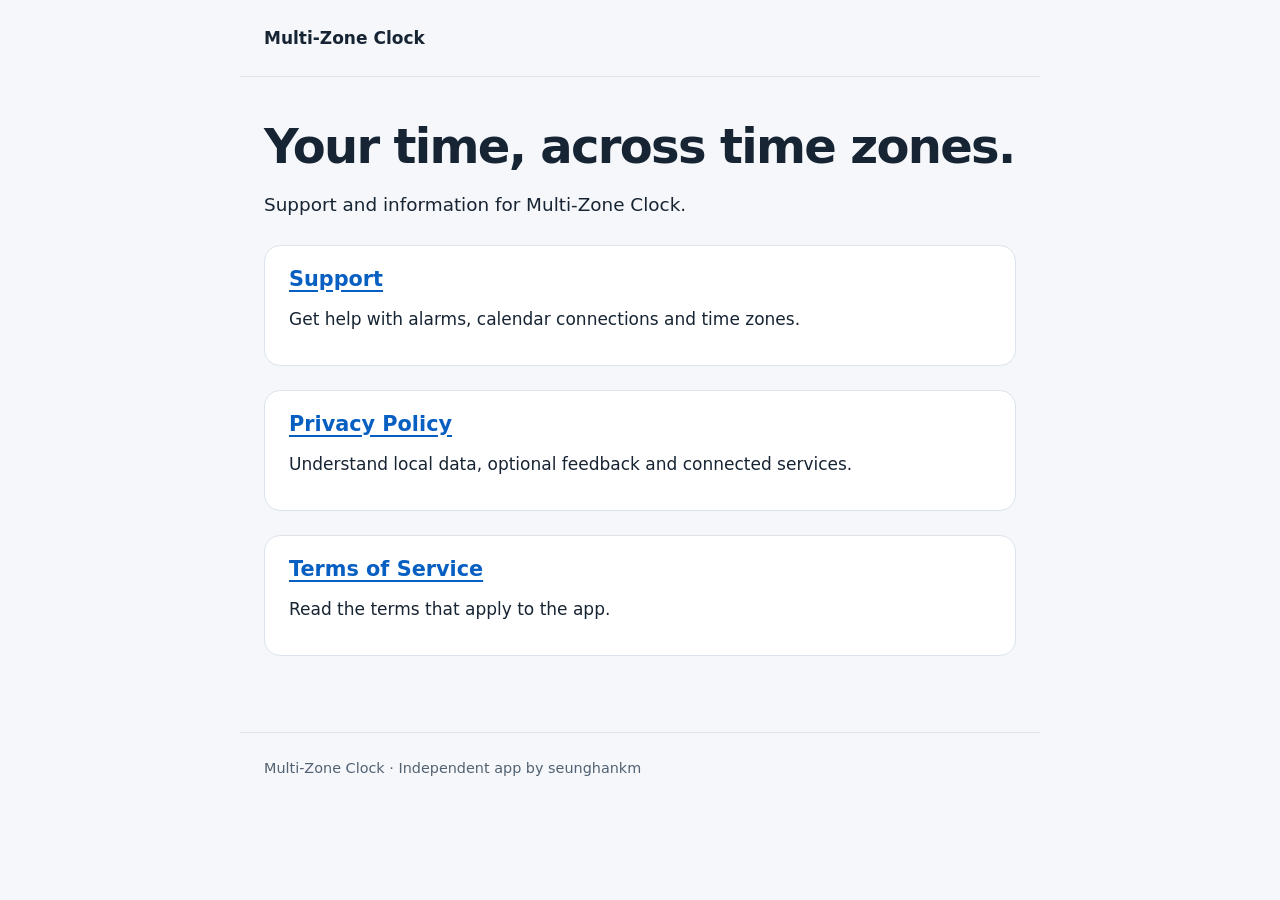
<file: index.html>
<!doctype html>
<html lang="en"><head><meta charset="utf-8"><meta name="viewport" content="width=device-width,initial-scale=1"><title>Multi-Zone Clock · Support and Privacy</title><meta name="description" content="Support, privacy and terms for Multi-Zone Clock."><link rel="stylesheet" href="styles.css"></head><body><header><a class="brand" href="./">Multi-Zone Clock</a></header><main><h1>Your time, across time zones.</h1><p class="lead">Support and information for Multi-Zone Clock.</p><div class="card"><h2><a href="support/">Support</a></h2><p>Get help with alarms, calendar connections and time zones.</p></div><div class="card"><h2><a href="privacy/">Privacy Policy</a></h2><p>Understand local data, optional feedback and connected services.</p></div><div class="card"><h2><a href="terms/">Terms of Service</a></h2><p>Read the terms that apply to the app.</p></div></main><footer>Multi-Zone Clock · Independent app by seunghankm</footer></body></html>
</file>
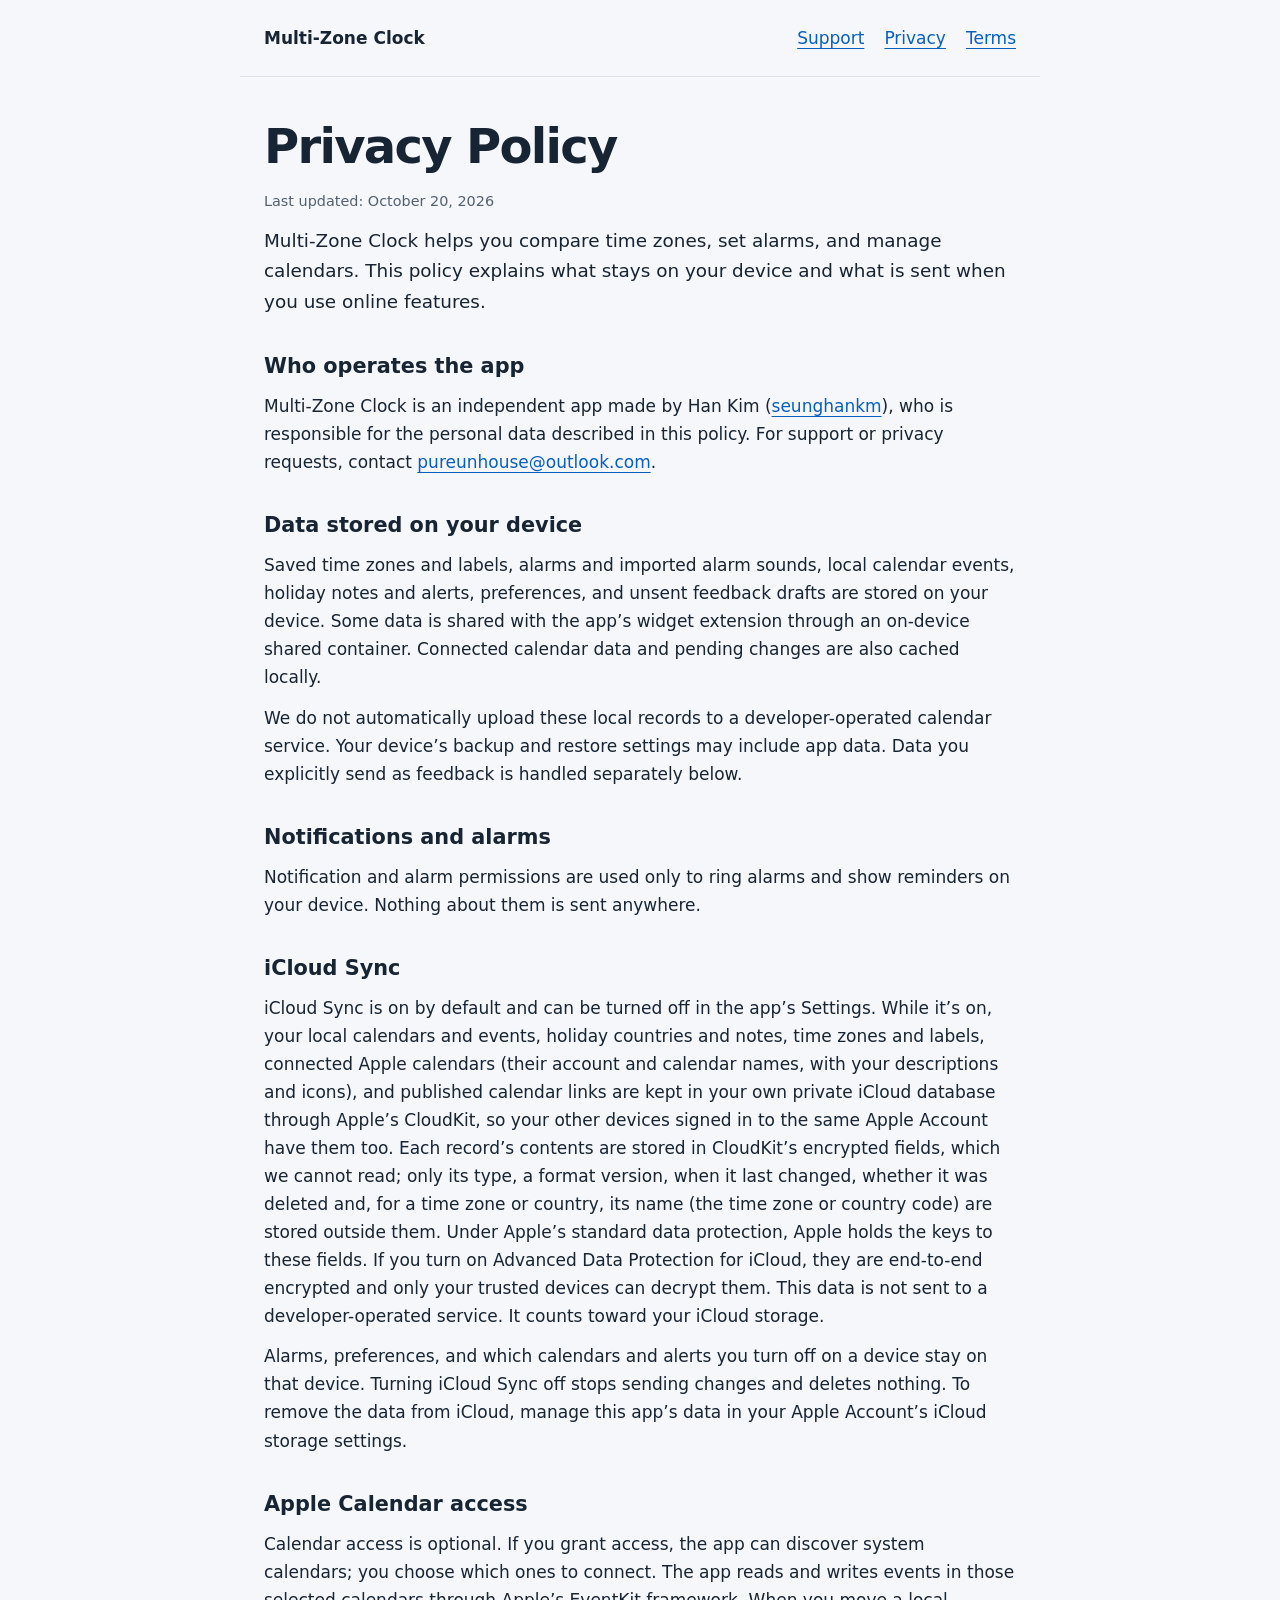
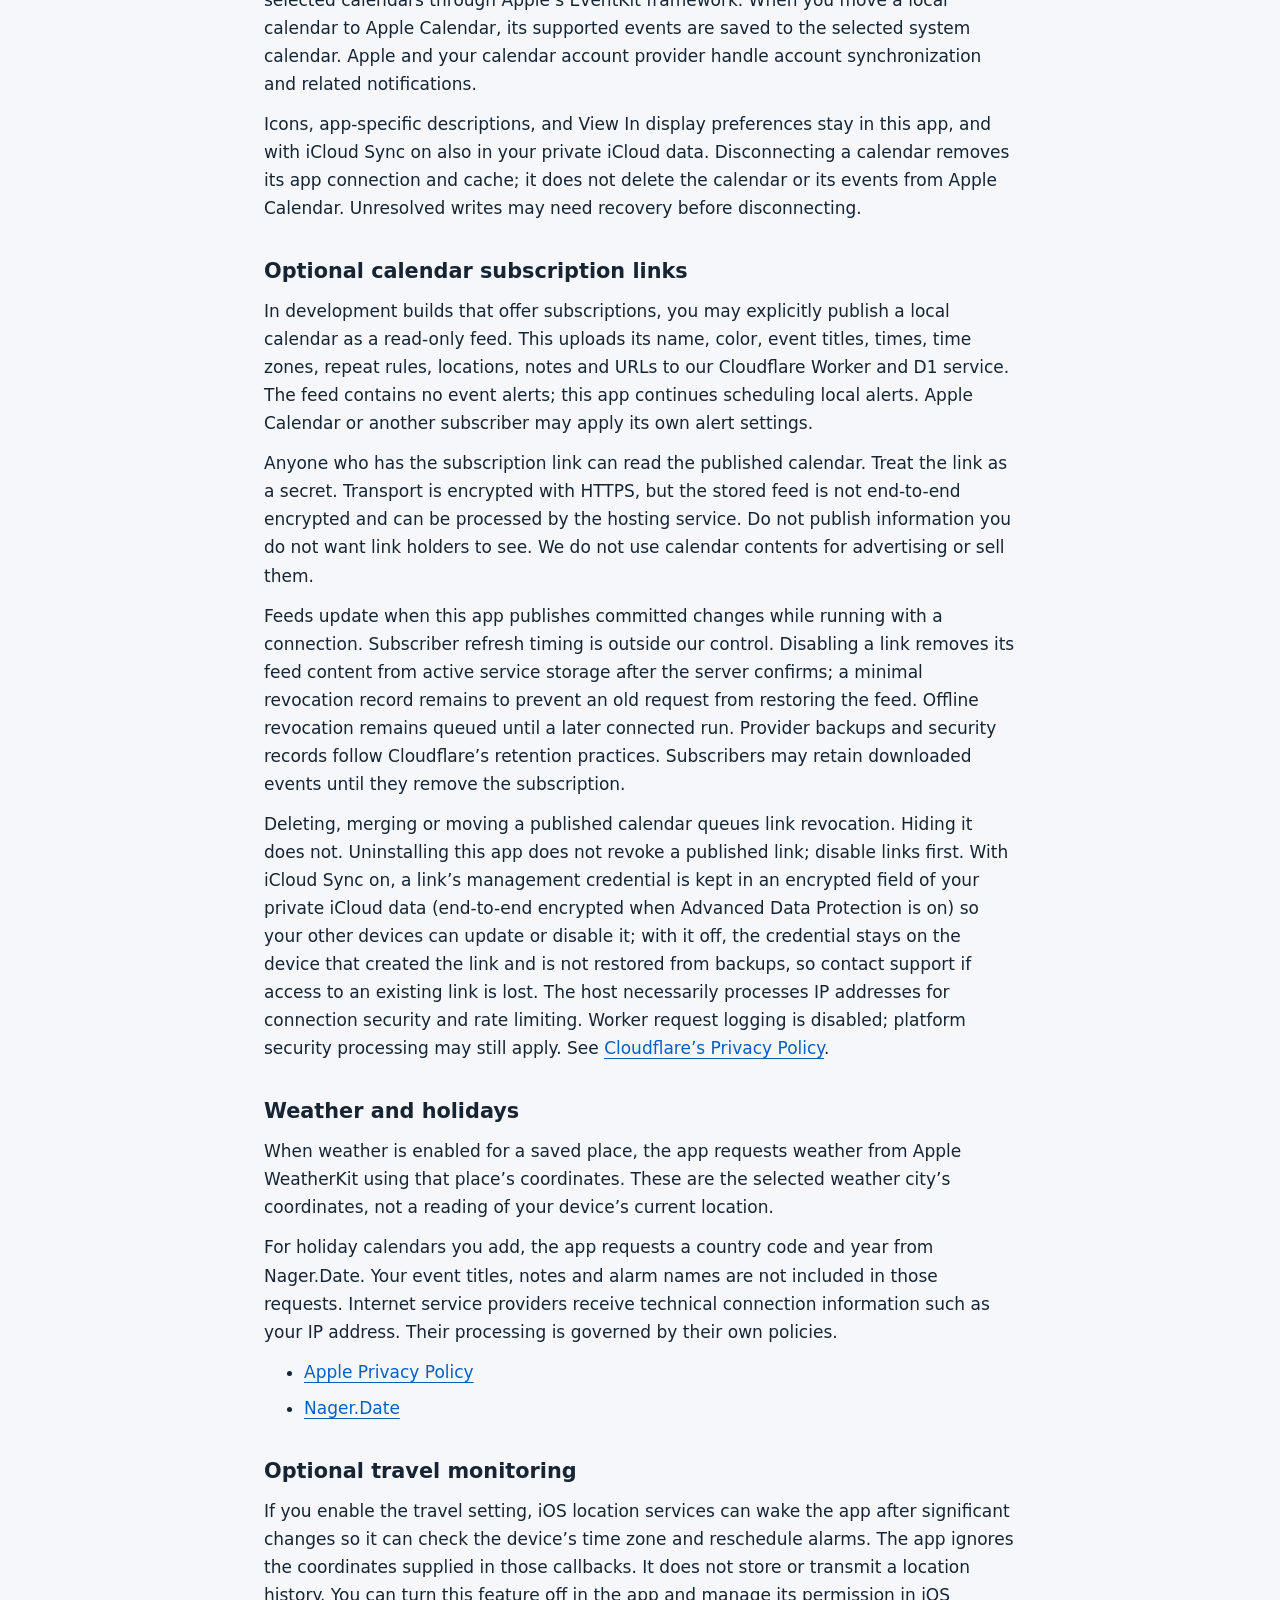
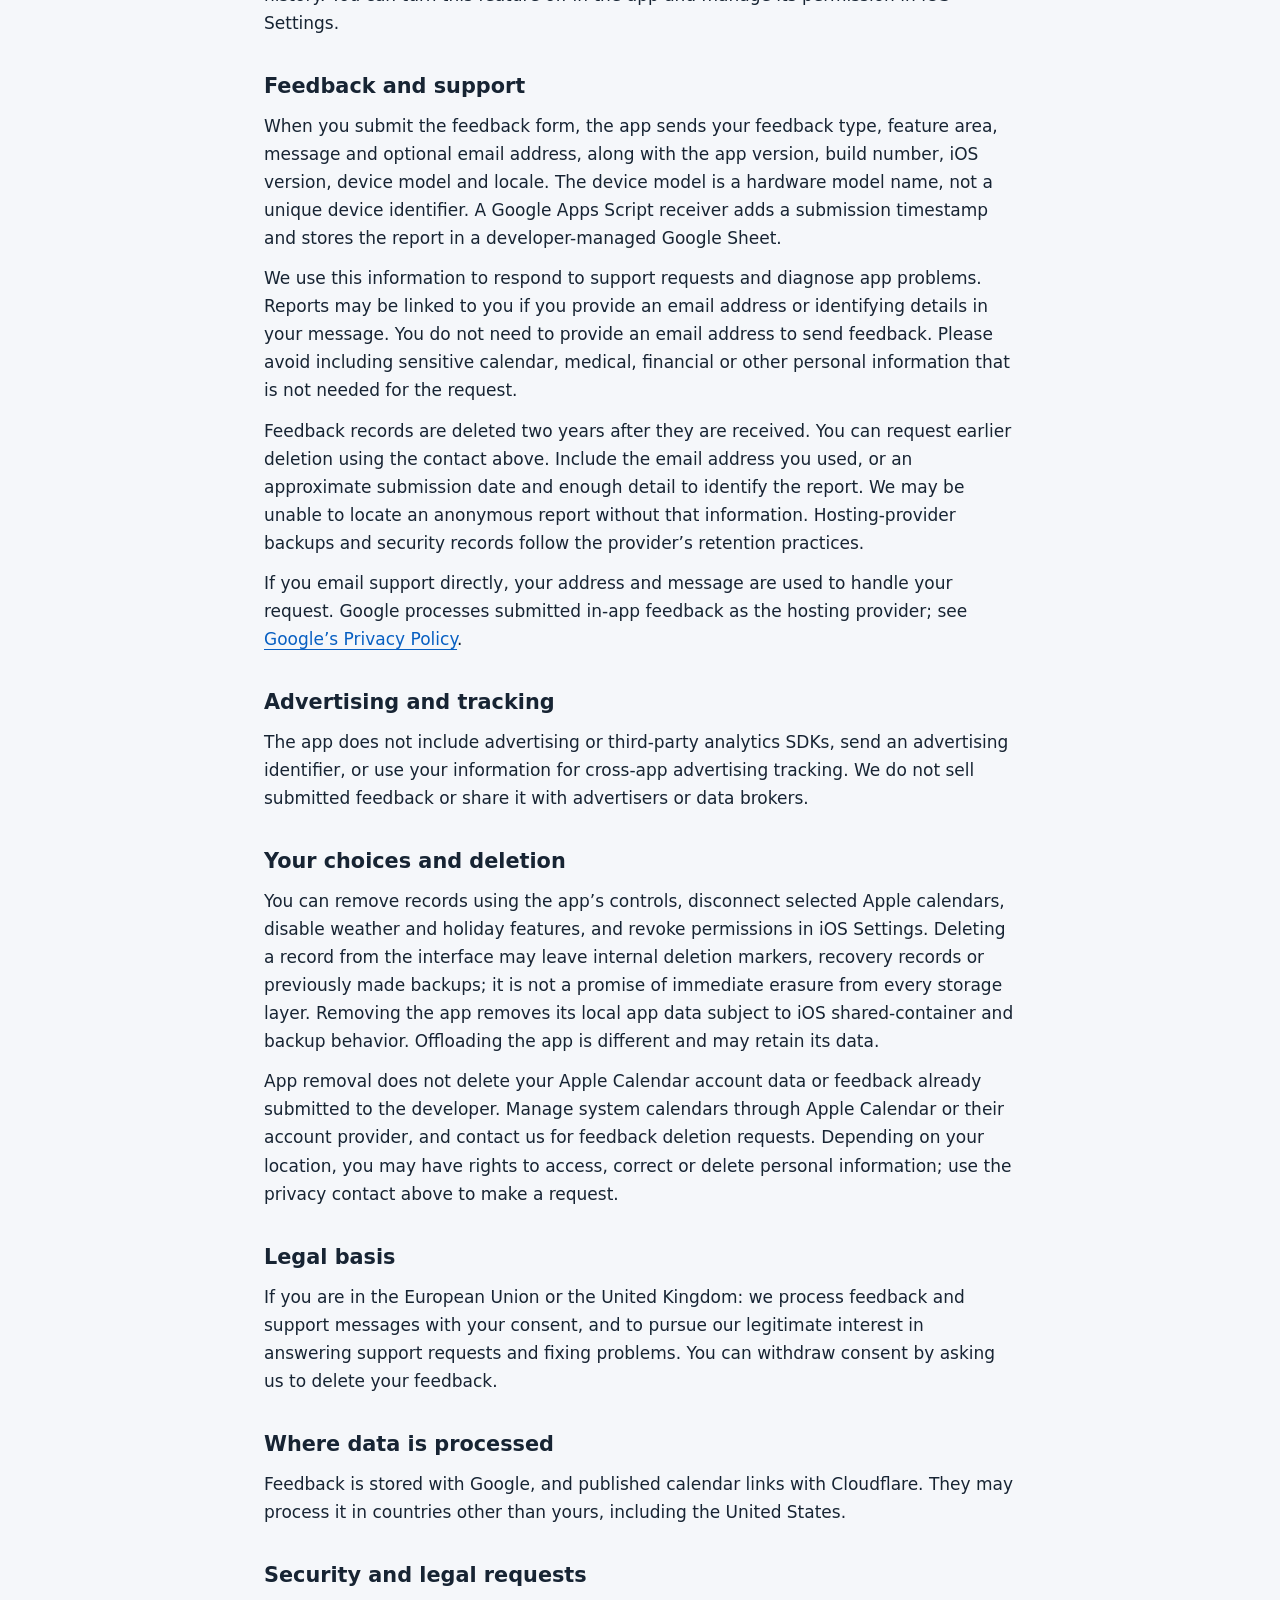
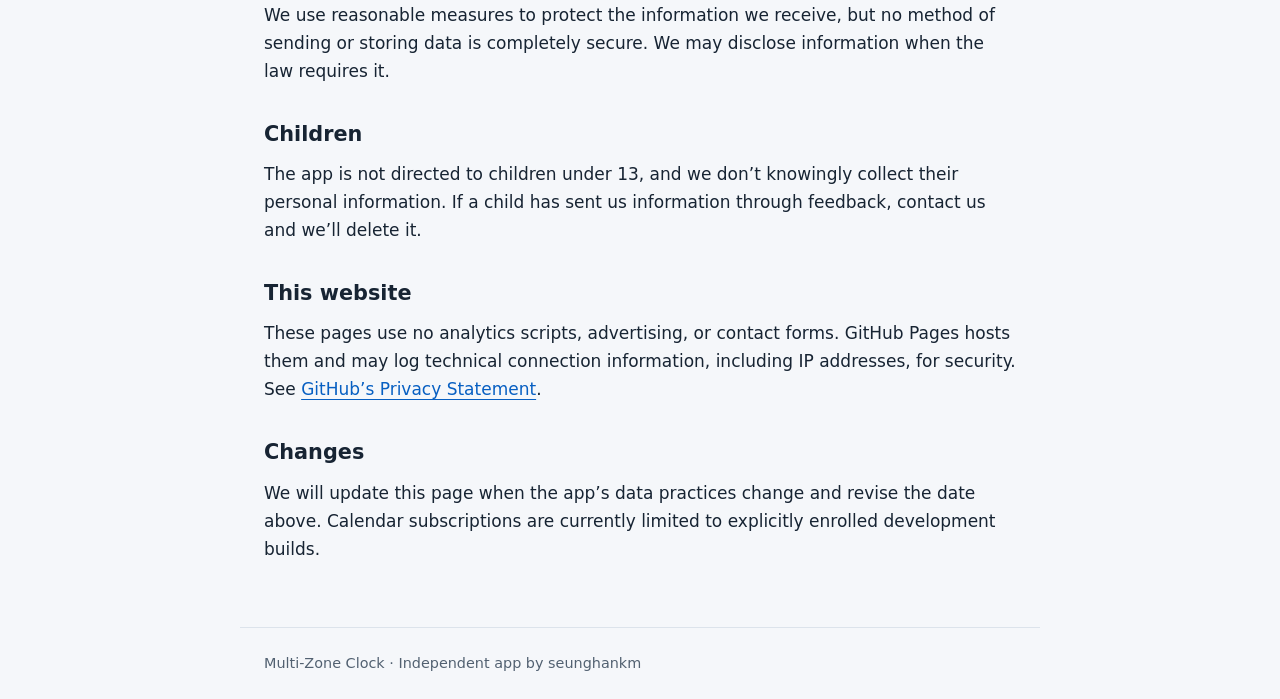
<file: privacy/index.html>
<!doctype html>
<html lang="en"><head><meta charset="utf-8"><meta name="viewport" content="width=device-width,initial-scale=1"><meta name="description" content="Privacy Policy for Multi-Zone Clock."><title>Privacy Policy · Multi-Zone Clock</title><link rel="stylesheet" href="../styles.css"></head>
<body><header><a class="brand" href="../">Multi-Zone Clock</a><nav aria-label="Main"><a href="../support/">Support</a><a href="../privacy/">Privacy</a><a href="../terms/">Terms</a></nav></header><main><h1>Privacy Policy</h1><p class="meta">Last updated: October 20, 2026</p>
<p class="lead">Multi-Zone Clock helps you compare time zones, set alarms, and manage calendars. This policy explains what stays on your device and what is sent when you use online features.</p>
<h2>Who operates the app</h2>
<p>Multi-Zone Clock is an independent app made by Han Kim (<a href="https://github.com/seunghankm">seunghankm</a>), who is responsible for the personal data described in this policy. For support or privacy requests, contact <a href="mailto:pureunhouse@outlook.com">pureunhouse@outlook.com</a>.</p>
<h2>Data stored on your device</h2>
<p>Saved time zones and labels, alarms and imported alarm sounds, local calendar events, holiday notes and alerts, preferences, and unsent feedback drafts are stored on your device. Some data is shared with the app’s widget extension through an on-device shared container. Connected calendar data and pending changes are also cached locally.</p>
<p>We do not automatically upload these local records to a developer-operated calendar service. Your device’s backup and restore settings may include app data. Data you explicitly send as feedback is handled separately below.</p>
<h2>Notifications and alarms</h2>
<p>Notification and alarm permissions are used only to ring alarms and show reminders on your device. Nothing about them is sent anywhere.</p>
<h2>iCloud Sync</h2>
<p>iCloud Sync is on by default and can be turned off in the app’s Settings. While it’s on, your local calendars and events, holiday countries and notes, time zones and labels, connected Apple calendars (their account and calendar names, with your descriptions and icons), and published calendar links are kept in your own private iCloud database through Apple’s CloudKit, so your other devices signed in to the same Apple Account have them too. Each record’s contents are stored in CloudKit’s encrypted fields, which we cannot read; only its type, a format version, when it last changed, whether it was deleted and, for a time zone or country, its name (the time zone or country code) are stored outside them. Under Apple’s standard data protection, Apple holds the keys to these fields. If you turn on Advanced Data Protection for iCloud, they are end-to-end encrypted and only your trusted devices can decrypt them. This data is not sent to a developer-operated service. It counts toward your iCloud storage.</p>
<p>Alarms, preferences, and which calendars and alerts you turn off on a device stay on that device. Turning iCloud Sync off stops sending changes and deletes nothing. To remove the data from iCloud, manage this app’s data in your Apple Account’s iCloud storage settings.</p>
<h2>Apple Calendar access</h2>
<p>Calendar access is optional. If you grant access, the app can discover system calendars; you choose which ones to connect. The app reads and writes events in those selected calendars through Apple’s EventKit framework. When you move a local calendar to Apple Calendar, its supported events are saved to the selected system calendar. Apple and your calendar account provider handle account synchronization and related notifications.</p>
<p>Icons, app-specific descriptions, and View In display preferences stay in this app, and with iCloud Sync on also in your private iCloud data. Disconnecting a calendar removes its app connection and cache; it does not delete the calendar or its events from Apple Calendar. Unresolved writes may need recovery before disconnecting.</p>
<h2>Optional calendar subscription links</h2>
<p>In development builds that offer subscriptions, you may explicitly publish a local calendar as a read-only feed. This uploads its name, color, event titles, times, time zones, repeat rules, locations, notes and URLs to our Cloudflare Worker and D1 service. The feed contains no event alerts; this app continues scheduling local alerts. Apple Calendar or another subscriber may apply its own alert settings.</p>
<p>Anyone who has the subscription link can read the published calendar. Treat the link as a secret. Transport is encrypted with HTTPS, but the stored feed is not end-to-end encrypted and can be processed by the hosting service. Do not publish information you do not want link holders to see. We do not use calendar contents for advertising or sell them.</p>
<p>Feeds update when this app publishes committed changes while running with a connection. Subscriber refresh timing is outside our control. Disabling a link removes its feed content from active service storage after the server confirms; a minimal revocation record remains to prevent an old request from restoring the feed. Offline revocation remains queued until a later connected run. Provider backups and security records follow Cloudflare’s retention practices. Subscribers may retain downloaded events until they remove the subscription.</p>
<p>Deleting, merging or moving a published calendar queues link revocation. Hiding it does not. Uninstalling this app does not revoke a published link; disable links first. With iCloud Sync on, a link’s management credential is kept in an encrypted field of your private iCloud data (end-to-end encrypted when Advanced Data Protection is on) so your other devices can update or disable it; with it off, the credential stays on the device that created the link and is not restored from backups, so contact support if access to an existing link is lost. The host necessarily processes IP addresses for connection security and rate limiting. Worker request logging is disabled; platform security processing may still apply. See <a href="https://www.cloudflare.com/privacypolicy/">Cloudflare’s Privacy Policy</a>.</p>
<h2>Weather and holidays</h2>
<p>When weather is enabled for a saved place, the app requests weather from Apple WeatherKit using that place’s coordinates. These are the selected weather city’s coordinates, not a reading of your device’s current location.</p>
<p>For holiday calendars you add, the app requests a country code and year from Nager.Date. Your event titles, notes and alarm names are not included in those requests. Internet service providers receive technical connection information such as your IP address. Their processing is governed by their own policies.</p>
<ul><li><a href="https://www.apple.com/legal/privacy/">Apple Privacy Policy</a></li><li><a href="https://date.nager.at/">Nager.Date</a></li></ul>
<h2>Optional travel monitoring</h2>
<p>If you enable the travel setting, iOS location services can wake the app after significant changes so it can check the device’s time zone and reschedule alarms. The app ignores the coordinates supplied in those callbacks. It does not store or transmit a location history. You can turn this feature off in the app and manage its permission in iOS Settings.</p>
<h2>Feedback and support</h2>
<p>When you submit the feedback form, the app sends your feedback type, feature area, message and optional email address, along with the app version, build number, iOS version, device model and locale. The device model is a hardware model name, not a unique device identifier. A Google Apps Script receiver adds a submission timestamp and stores the report in a developer-managed Google Sheet.</p>
<p>We use this information to respond to support requests and diagnose app problems. Reports may be linked to you if you provide an email address or identifying details in your message. You do not need to provide an email address to send feedback. Please avoid including sensitive calendar, medical, financial or other personal information that is not needed for the request.</p>
<p>Feedback records are deleted two years after they are received. You can request earlier deletion using the contact above. Include the email address you used, or an approximate submission date and enough detail to identify the report. We may be unable to locate an anonymous report without that information. Hosting-provider backups and security records follow the provider’s retention practices.</p>
<p>If you email support directly, your address and message are used to handle your request. Google processes submitted in-app feedback as the hosting provider; see <a href="https://policies.google.com/privacy">Google’s Privacy Policy</a>.</p>
<h2>Advertising and tracking</h2>
<p>The app does not include advertising or third-party analytics SDKs, send an advertising identifier, or use your information for cross-app advertising tracking. We do not sell submitted feedback or share it with advertisers or data brokers.</p>
<h2>Your choices and deletion</h2>
<p>You can remove records using the app’s controls, disconnect selected Apple calendars, disable weather and holiday features, and revoke permissions in iOS Settings. Deleting a record from the interface may leave internal deletion markers, recovery records or previously made backups; it is not a promise of immediate erasure from every storage layer. Removing the app removes its local app data subject to iOS shared-container and backup behavior. Offloading the app is different and may retain its data.</p>
<p>App removal does not delete your Apple Calendar account data or feedback already submitted to the developer. Manage system calendars through Apple Calendar or their account provider, and contact us for feedback deletion requests. Depending on your location, you may have rights to access, correct or delete personal information; use the privacy contact above to make a request.</p>
<h2>Legal basis</h2>
<p>If you are in the European Union or the United Kingdom: we process feedback and support messages with your consent, and to pursue our legitimate interest in answering support requests and fixing problems. You can withdraw consent by asking us to delete your feedback.</p>
<h2>Where data is processed</h2>
<p>Feedback is stored with Google, and published calendar links with Cloudflare. They may process it in countries other than yours, including the United States.</p>
<h2>Security and legal requests</h2>
<p>We use reasonable measures to protect the information we receive, but no method of sending or storing data is completely secure. We may disclose information when the law requires it.</p>
<h2>Children</h2>
<p>The app is not directed to children under 13, and we don’t knowingly collect their personal information. If a child has sent us information through feedback, contact us and we’ll delete it.</p>
<h2>This website</h2>
<p>These pages use no analytics scripts, advertising, or contact forms. GitHub Pages hosts them and may log technical connection information, including IP addresses, for security. See <a href="https://docs.github.com/en/site-policy/privacy-policies/github-general-privacy-statement">GitHub’s Privacy Statement</a>.</p>
<h2>Changes</h2>
<p>We will update this page when the app’s data practices change and revise the date above. Calendar subscriptions are currently limited to explicitly enrolled development builds.</p></main><footer>Multi-Zone Clock · Independent app by seunghankm</footer></body></html>
</file>
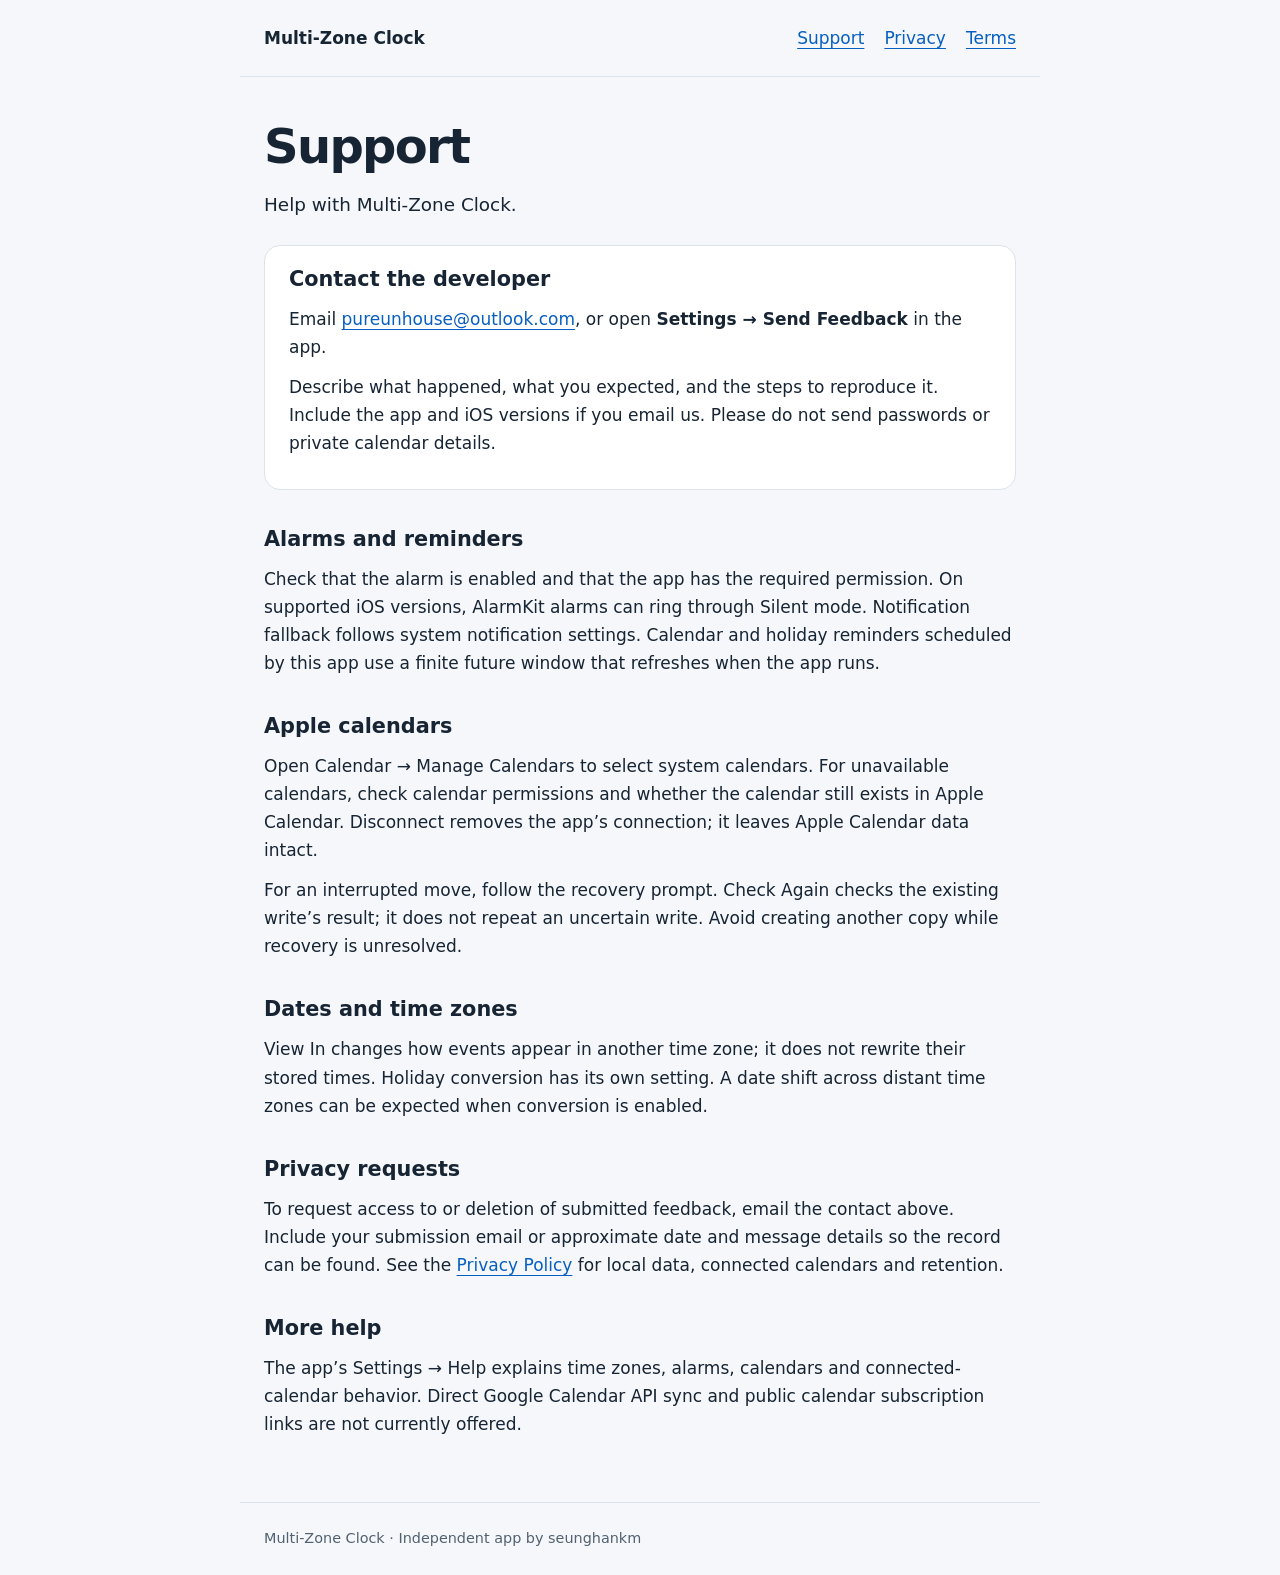
<file: support/index.html>
<!doctype html>
<html lang="en"><head><meta charset="utf-8"><meta name="viewport" content="width=device-width,initial-scale=1"><meta name="description" content="Support for Multi-Zone Clock."><title>Support · Multi-Zone Clock</title><link rel="stylesheet" href="../styles.css"></head>
<body><header><a class="brand" href="../">Multi-Zone Clock</a><nav aria-label="Main"><a href="../support/">Support</a><a href="../privacy/">Privacy</a><a href="../terms/">Terms</a></nav></header><main><h1>Support</h1><p class="lead">Help with Multi-Zone Clock.</p>
<div class="card"><h2>Contact the developer</h2><p>Email <a href="mailto:pureunhouse@outlook.com">pureunhouse@outlook.com</a>, or open <strong>Settings → Send Feedback</strong> in the app.</p><p>Describe what happened, what you expected, and the steps to reproduce it. Include the app and iOS versions if you email us. Please do not send passwords or private calendar details.</p></div>
<h2>Alarms and reminders</h2><p>Check that the alarm is enabled and that the app has the required permission. On supported iOS versions, AlarmKit alarms can ring through Silent mode. Notification fallback follows system notification settings. Calendar and holiday reminders scheduled by this app use a finite future window that refreshes when the app runs.</p>
<h2>Apple calendars</h2><p>Open Calendar → Manage Calendars to select system calendars. For unavailable calendars, check calendar permissions and whether the calendar still exists in Apple Calendar. Disconnect removes the app’s connection; it leaves Apple Calendar data intact.</p><p>For an interrupted move, follow the recovery prompt. Check Again checks the existing write’s result; it does not repeat an uncertain write. Avoid creating another copy while recovery is unresolved.</p>
<h2>Dates and time zones</h2><p>View In changes how events appear in another time zone; it does not rewrite their stored times. Holiday conversion has its own setting. A date shift across distant time zones can be expected when conversion is enabled.</p>
<h2>Privacy requests</h2><p>To request access to or deletion of submitted feedback, email the contact above. Include your submission email or approximate date and message details so the record can be found. See the <a href="../privacy/">Privacy Policy</a> for local data, connected calendars and retention.</p>
<h2>More help</h2><p>The app’s Settings → Help explains time zones, alarms, calendars and connected-calendar behavior. Direct Google Calendar API sync and public calendar subscription links are not currently offered.</p></main><footer>Multi-Zone Clock · Independent app by seunghankm</footer></body></html>
</file>
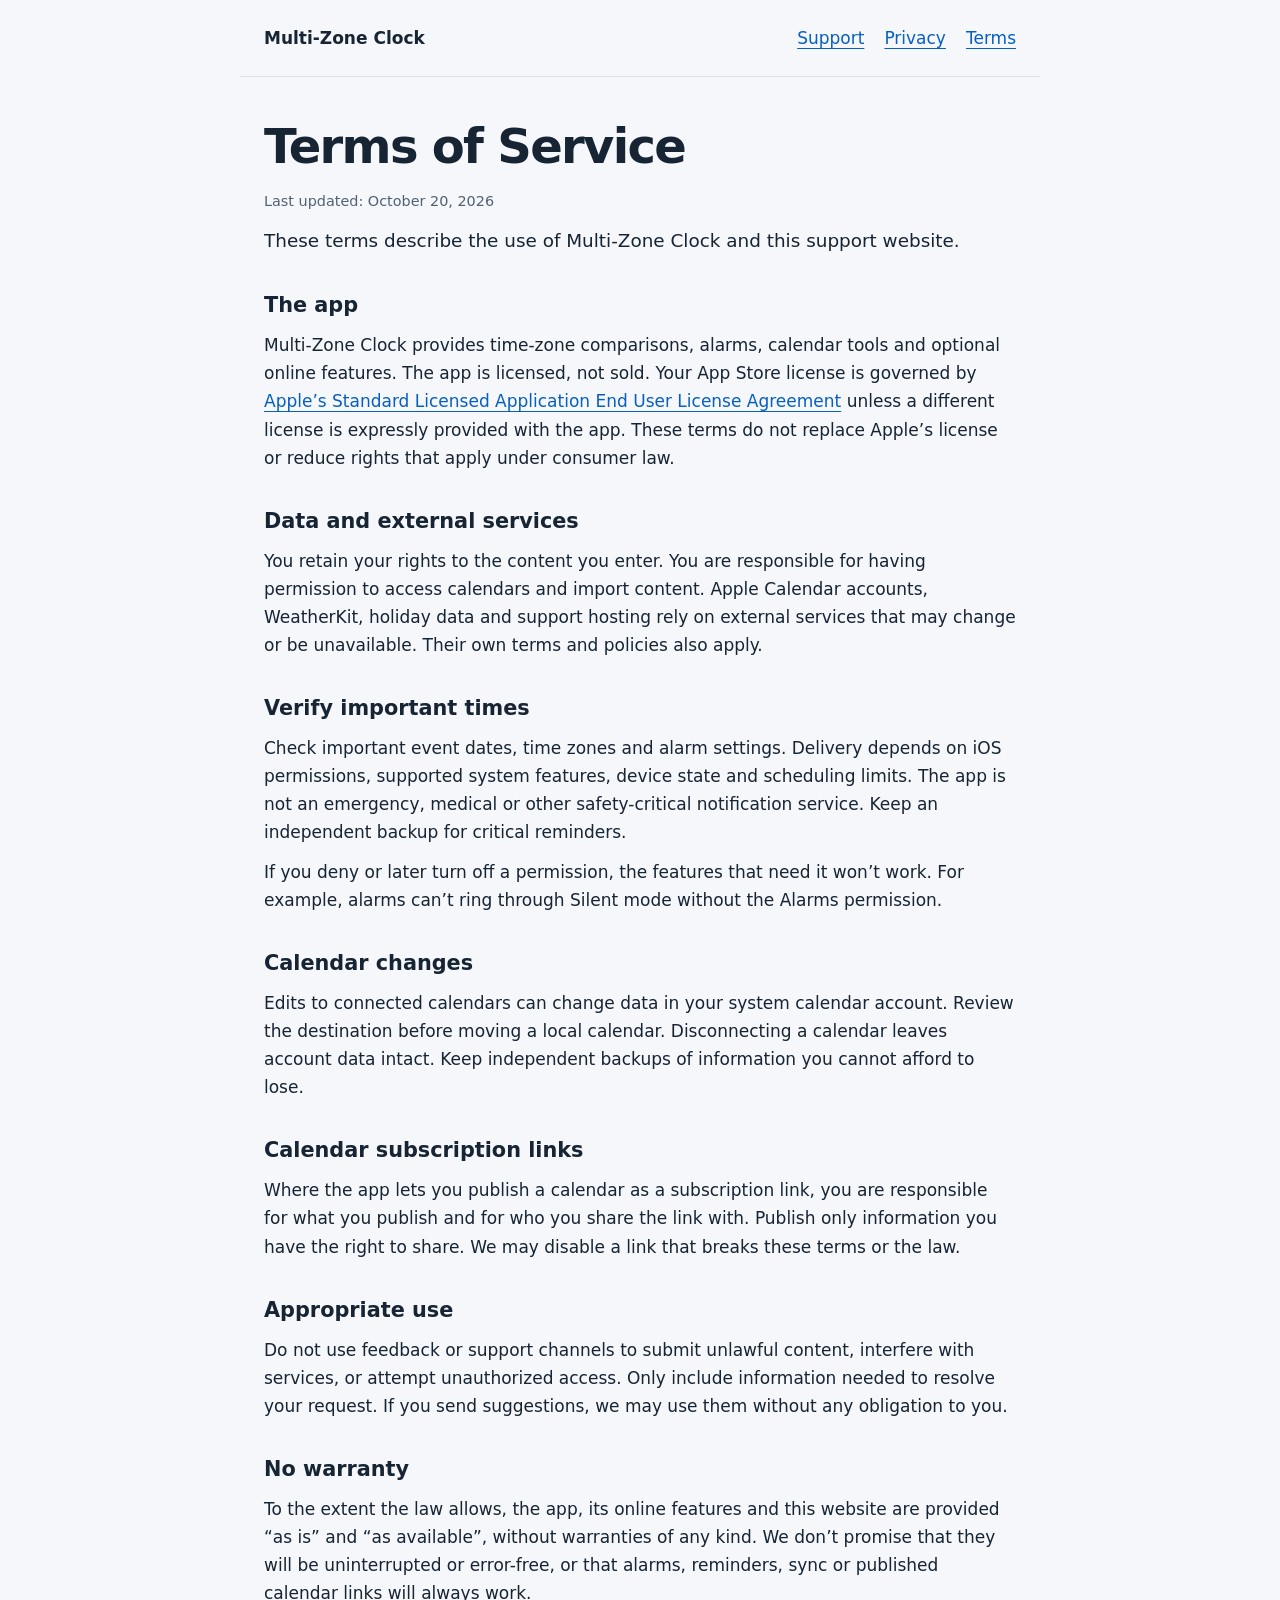
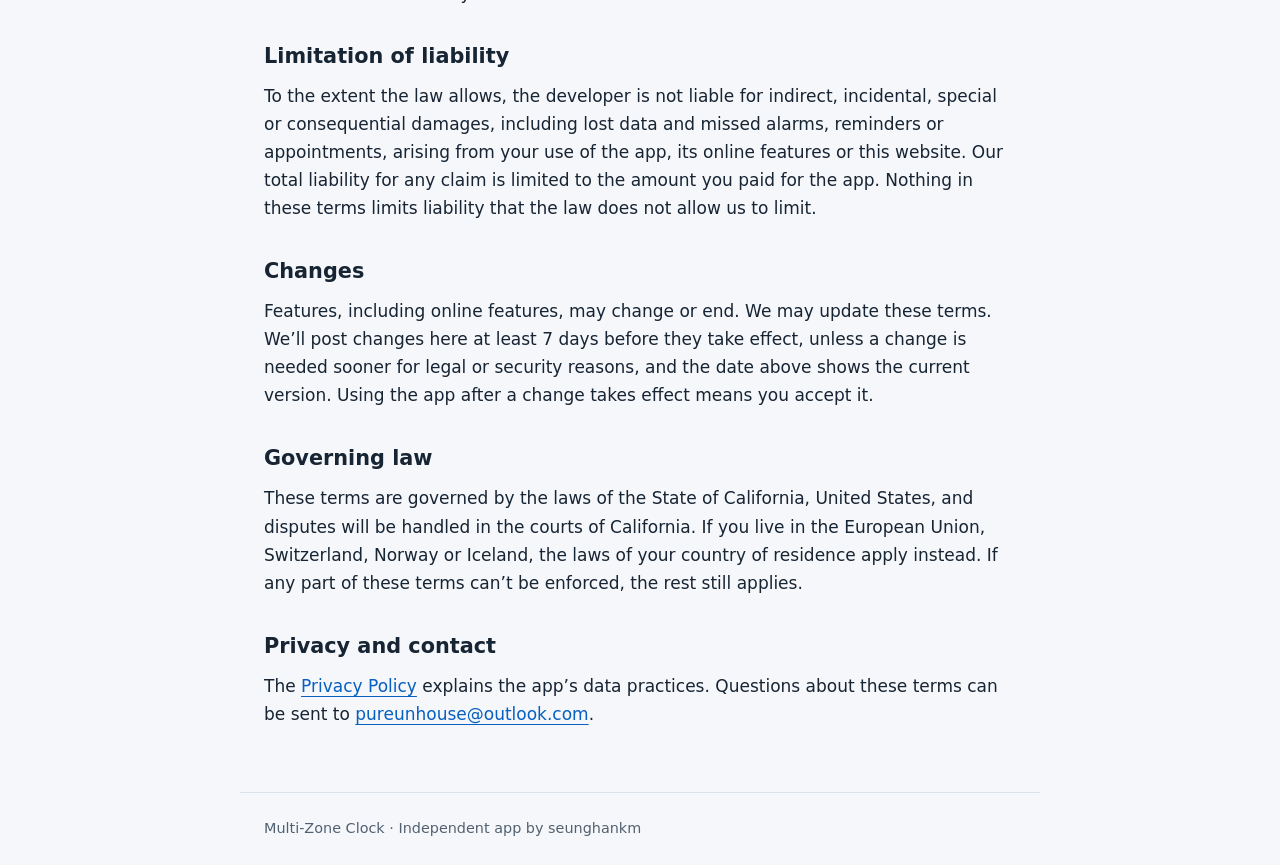
<file: terms/index.html>
<!doctype html>
<html lang="en"><head><meta charset="utf-8"><meta name="viewport" content="width=device-width,initial-scale=1"><meta name="description" content="Terms of Service for Multi-Zone Clock."><title>Terms of Service · Multi-Zone Clock</title><link rel="stylesheet" href="../styles.css"></head>
<body><header><a class="brand" href="../">Multi-Zone Clock</a><nav aria-label="Main"><a href="../support/">Support</a><a href="../privacy/">Privacy</a><a href="../terms/">Terms</a></nav></header><main><h1>Terms of Service</h1><p class="meta">Last updated: October 20, 2026</p>
<p class="lead">These terms describe the use of Multi-Zone Clock and this support website.</p>
<h2>The app</h2><p>Multi-Zone Clock provides time-zone comparisons, alarms, calendar tools and optional online features. The app is licensed, not sold. Your App Store license is governed by <a href="https://www.apple.com/legal/internet-services/itunes/dev/stdeula/">Apple’s Standard Licensed Application End User License Agreement</a> unless a different license is expressly provided with the app. These terms do not replace Apple’s license or reduce rights that apply under consumer law.</p>
<h2>Data and external services</h2><p>You retain your rights to the content you enter. You are responsible for having permission to access calendars and import content. Apple Calendar accounts, WeatherKit, holiday data and support hosting rely on external services that may change or be unavailable. Their own terms and policies also apply.</p>
<h2>Verify important times</h2><p>Check important event dates, time zones and alarm settings. Delivery depends on iOS permissions, supported system features, device state and scheduling limits. The app is not an emergency, medical or other safety-critical notification service. Keep an independent backup for critical reminders.</p>
<p>If you deny or later turn off a permission, the features that need it won’t work. For example, alarms can’t ring through Silent mode without the Alarms permission.</p>
<h2>Calendar changes</h2><p>Edits to connected calendars can change data in your system calendar account. Review the destination before moving a local calendar. Disconnecting a calendar leaves account data intact. Keep independent backups of information you cannot afford to lose.</p>
<h2>Calendar subscription links</h2><p>Where the app lets you publish a calendar as a subscription link, you are responsible for what you publish and for who you share the link with. Publish only information you have the right to share. We may disable a link that breaks these terms or the law.</p>
<h2>Appropriate use</h2><p>Do not use feedback or support channels to submit unlawful content, interfere with services, or attempt unauthorized access. Only include information needed to resolve your request. If you send suggestions, we may use them without any obligation to you.</p>
<h2>No warranty</h2><p>To the extent the law allows, the app, its online features and this website are provided “as is” and “as available”, without warranties of any kind. We don’t promise that they will be uninterrupted or error-free, or that alarms, reminders, sync or published calendar links will always work.</p>
<h2>Limitation of liability</h2><p>To the extent the law allows, the developer is not liable for indirect, incidental, special or consequential damages, including lost data and missed alarms, reminders or appointments, arising from your use of the app, its online features or this website. Our total liability for any claim is limited to the amount you paid for the app. Nothing in these terms limits liability that the law does not allow us to limit.</p>
<h2>Changes</h2><p>Features, including online features, may change or end. We may update these terms. We’ll post changes here at least 7 days before they take effect, unless a change is needed sooner for legal or security reasons, and the date above shows the current version. Using the app after a change takes effect means you accept it.</p>
<h2>Governing law</h2><p>These terms are governed by the laws of the State of California, United States, and disputes will be handled in the courts of California. If you live in the European Union, Switzerland, Norway or Iceland, the laws of your country of residence apply instead. If any part of these terms can’t be enforced, the rest still applies.</p>
<h2>Privacy and contact</h2><p>The <a href="../privacy/">Privacy Policy</a> explains the app’s data practices. Questions about these terms can be sent to <a href="mailto:pureunhouse@outlook.com">pureunhouse@outlook.com</a>.</p></main><footer>Multi-Zone Clock · Independent app by seunghankm</footer></body></html>
</file>
<file: styles.css>
:root { color-scheme: light dark; --ink:#172433; --muted:#526171; --surface:#fff; --bg:#f5f7fa; --link:#075fc2; --line:#dce3eb; }
* { box-sizing:border-box; }
body { margin:0; background:var(--bg); color:var(--ink); font:17px/1.65 system-ui,-apple-system,BlinkMacSystemFont,"Segoe UI",sans-serif; }
header, main, footer { max-width:800px; margin:auto; padding:24px; }
header { display:flex; justify-content:space-between; gap:20px; flex-wrap:wrap; border-bottom:1px solid var(--line); }
nav { display:flex; gap:20px; flex-wrap:wrap; }
a { color:var(--link); text-underline-offset:4px; }
a:focus-visible { outline:3px solid var(--link); outline-offset:4px; }
.brand { color:var(--ink); font-weight:700; text-decoration:none; }
main { padding-top:42px; padding-bottom:52px; }
h1 { font-size:clamp(2rem,5vw,3rem); line-height:1.15; letter-spacing:-.035em; margin:0 0 16px; }
h2 { font-size:1.3rem; line-height:1.3; margin:36px 0 10px; }
p, ul { margin:12px 0; }
li { margin:8px 0; }
.lead { font-size:1.15rem; }
.meta, footer { color:var(--muted); font-size:.9rem; }
.card { padding:20px 24px; background:var(--surface); border:1px solid var(--line); border-radius:16px; margin:24px 0; }
.card h2 { margin-top:0; }
footer { border-top:1px solid var(--line); }
@media(prefers-color-scheme:dark) { :root { --ink:#edf2f7; --muted:#b1bdcc; --surface:#202b37; --bg:#151d26; --link:#72b5ff; --line:#384654; } }
@media(max-width:480px) { header,main,footer { padding-left:20px; padding-right:20px; } nav { gap:16px; } }
</file>
